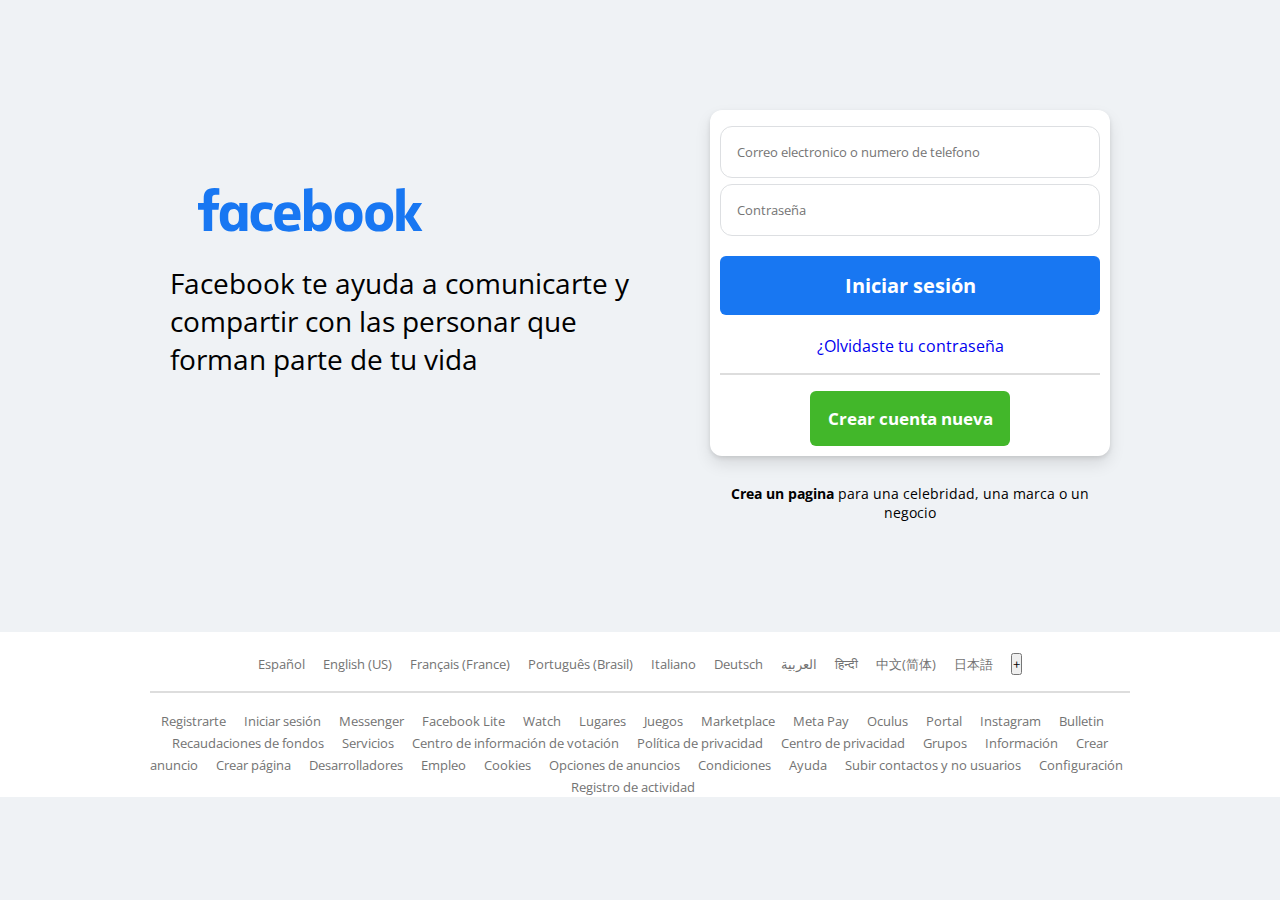
<file: facebook/index.html>
<!DOCTYPE html>
<html lang="en">
<head>
    <meta charset="UTF-8">
    <meta http-equiv="X-UA-Compatible" content="IE=edge">
    <meta name="viewport" content="width=device-width, initial-scale=1.0">
    <title>facebook</title>
    <link rel="stylesheet" href="css/facebook.css">
    <link rel="short icon" href="img/962cbc30-09d1-463c-a7c2-b3f9e4d61124 (1).ico">
</head>
<body>
    <div class="contenedor">
        <div class="barra1">
            <img src="img/dF5SId3UHWd.svg" class="logo">
            <p>Facebook te ayuda a comunicarte y compartir con las personar que forman parte de tu vida</p>
        </div>
        <div class="barra2">
            <form action="">
                <input type="text" placeholder="Correo electronico o numero de telefono ">
                <input type="password" placeholder="Contraseña">
                <a href="#" class="iniciar">Iniciar sesión</a>
                <a href="#" class="olvidaste">¿Olvidaste tu contraseña</a>   
                <hr>
                <a href="#" class="nueva">Crear cuenta nueva</a>
            </form>
            <p><strong>Crea un pagina </strong> para una celebridad, una marca o un negocio </p>
        </div>
    </div>

<footer>
    <div class="parteFinal">
        <div class="idiomas">
                <a href="#"> Español </a>
                <a href="#"> English (US) </a> 
                <a href="#"> Français (France) </a> 
                <a href="#"> Português (Brasil) </a>
                <a href="#"> Italiano </a> 
                <a href="#"> Deutsch </a> 
                <a href="#"> العربية </a> 
                <a href="#"> हिन्दी </a>
                <a href="#"> 中文(简体) </a> 
                <a href="#"> 日本語 </a> 
                <button type="button" href="#"> + </button>
                <hr>
                <a href="#"> Registrarte </a> 
                <a href="#"> Iniciar sesión </a> 
                <a href="#"> Messenger </a> 
                <a href="#"> Facebook Lite </a> 
                <a href="#"> Watch </a> 
                <a href="#"> Lugares </a> 
                <a href="#"> Juegos </a> 
                <a href="#"> Marketplace </a> 
                <a href="#"> Meta Pay </a> 
                <a href="#"> Oculus </a> 
                <a href="#"> Portal </a> 
                <a href="#"> Instagram </a> 
                <a href="#"> Bulletin </a> 
                <a href="#"> Recaudaciones de fondos </a> 
                <a href="#"> Servicios </a> 
                <a href="#"> Centro de información de votación </a> 
                <a href="#"> Política de privacidad </a> 
                <a href="#"> Centro de privacidad </a> 
                <a href="#"> Grupos </a> 
                <a href="#"> Información </a> 
                <a href="#"> Crear anuncio </a> 
                <a href="#"> Crear página </a> 
                <a href="#"> Desarrolladores </a> 
                <a href="#"> Empleo </a> 
                <a href="#"> Cookies </a> 
                <a href="#"> Opciones de anuncios </a> 
                <a href="#"> Condiciones </a> 
                <a href="#"> Ayuda </a> 
                <a href="#"> Subir contactos y no usuarios </a> </li>
                <a href="#"> Configuración </a> 
                <a href="#"> Registro de actividad    
        </div>
    </div>
</footer>
    

</body>
</html>
</file>
<file: facebook/css/facebook.css>
@import url('https://fonts.googleapis.com/css2?family=Open+Sans:wght@500&display=swap');
*{
    margin: 0;
    padding: 0;
    box-sizing: border-box;
    font-family: 'Open Sans';
}

a{
    text-decoration: none;
}

body{
    background-color: #eff2f5;
}

.contenedor{
    max-width: 980px;
    margin: 110px auto;
    display: flex;
    justify-content: space-between;
    padding: 0 20px;
}

.logo{
    margin-top: 50px;
    width: 280px;
    transform: rotateY('10')
}

.barra1{
    width: 500px;
    padding-right: 32px
}

.barra1 p{
    font-size: 28px ;
}

.barra2{
    width: 400px;
}

form{
    background-color: #fff;
    padding: 10px;
    box-shadow: 0 2px 4px rgb(0 0 0/10%), 0 8px 16px rgb(0 0 0 /10%);
    border-radius: 12px;
    text-align: center;
}

input{
    display: block;
    width: 100%;
    padding: 16px;
    margin: 6px 0;
    border: 1px solid #dddfe2;
    border-radius: 12px;
}

.iniciar{
    display: block;
    width: 100%;
    background-color: #1877f2;
    font-size: 20px;
    font-weight: bold;
    border: none;
    border-radius: 6px;
    padding: 16px;
    text-decoration: none;
    color: #fff;
    margin: 20px 0
}

hr{
    margin: 16px 0;
    border: 1px solid #ddd;
}

.nueva{
    display: block;
    width: 200px;
    margin: auto;
    background-color: #42b72a;
    padding: 16px;
    border-radius: 6px;
    color: #fff;
    font-size: 17px;
    font-weight: bold;
    text-decoration: none;
}

.barra2 p{
    font-size: 14px;
    text-align: center;
    margin-top: 28px;
}

@media (max-width: 900px ){
    .contenedor{
        flex-direction: column;
        margin: 0 auto;
    }
    
    .barra1{
        margin: auto;
        text-align: center;
        width: 400px;
        padding-right: 0;
    }

    .barra1 p{
        font-size: 22px;
    }

    .barra2{
        margin: auto;
    }

    form{
        margin-top: 50px;
    }
}

footer{
    background-color: #fff;
    flex-direction: column;
    text-align: center;
    
}

.parteFinal{
    display: flex;
    justify-content: center;
    margin: auto;
    
}

.idiomas{
    padding-top: 20px ;
    color: #737373;
    width: 980px;
    margin-right: 10;
}

.idiomas a{
    color: #737373;
    margin-right: 15px;
    font-size: 12.5px;
}

.botonMas{
    margin-left: 10px;
    margin-bottom: 10px;
}

.lineaFooter{
    border: 0.2px solid #ddd;
    margin-bottom: 10px;
}
</file>
